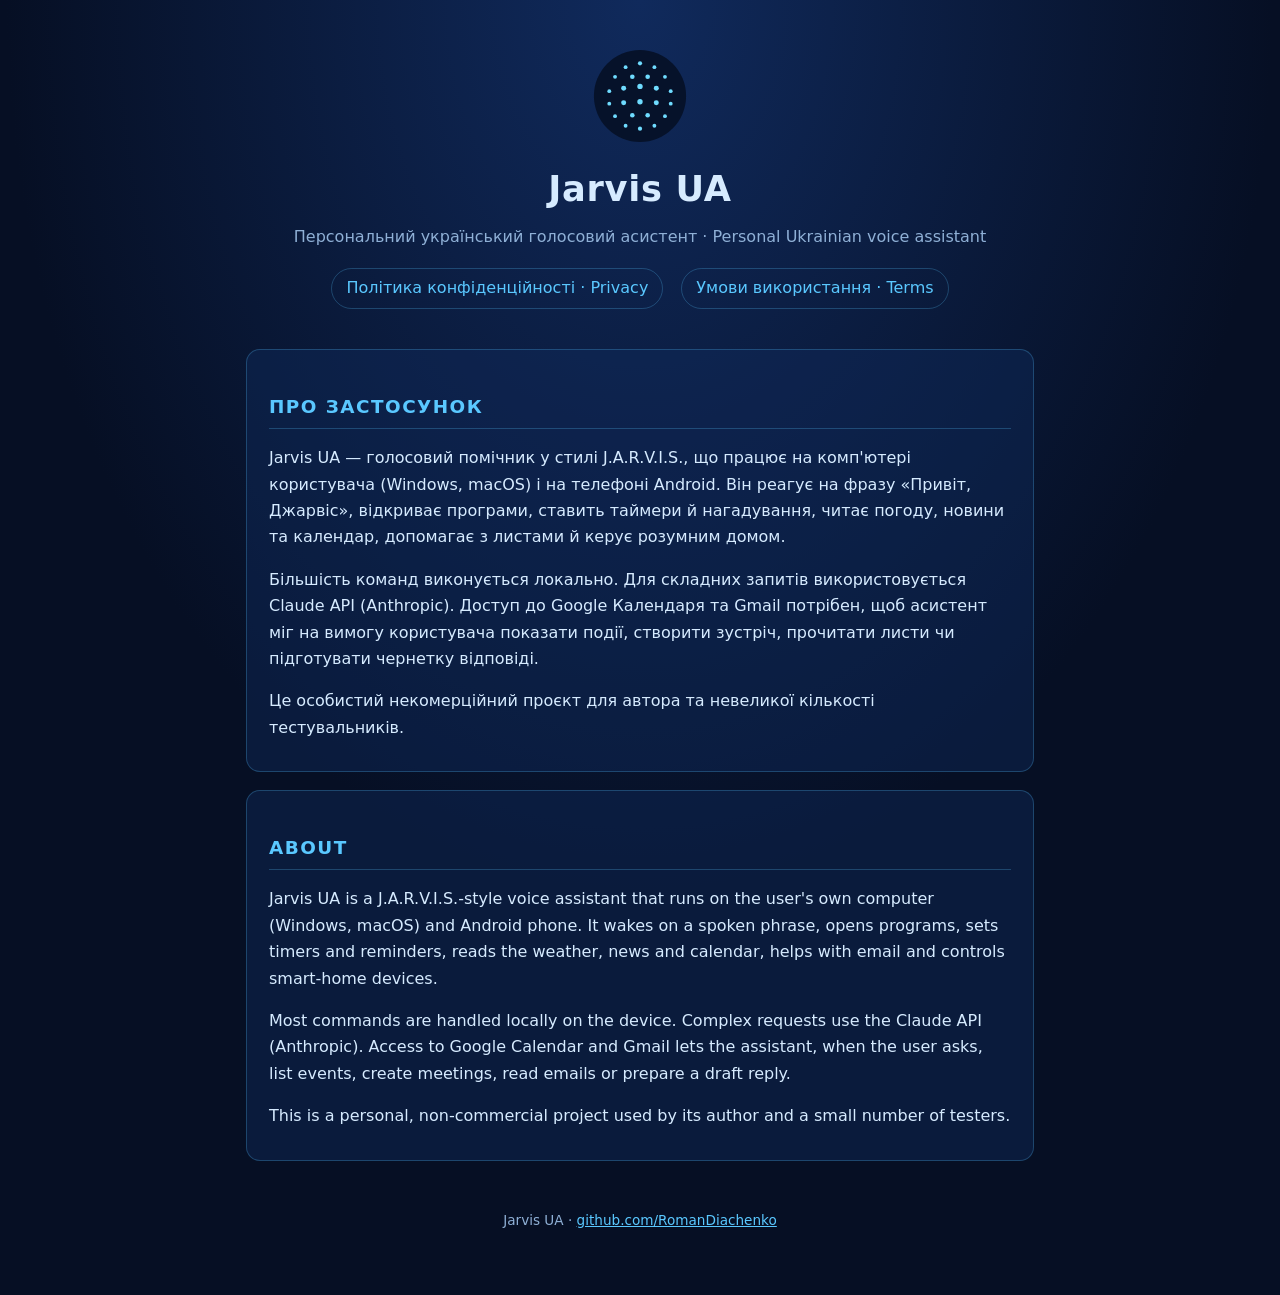
<file: index.html>
<!doctype html>
<html lang="uk">
<head>
<meta charset="utf-8">
<meta name="viewport" content="width=device-width, initial-scale=1">
<title>Jarvis UA</title>
<meta name="description" content="Jarvis UA — персональний український голосовий асистент для Windows, macOS та Android.">
<link rel="stylesheet" href="style.css">
</head>
<body>
<main>
  <header>
    <svg class="logo" viewBox="0 0 100 100" aria-hidden="true">
      <circle cx="50" cy="50" r="48" fill="#06122a"/>
      <g fill="#6fdcff">
        <circle cx="50" cy="16" r="2.2"/><circle cx="35" cy="20" r="2"/><circle cx="65" cy="20" r="2"/>
        <circle cx="24" cy="30" r="2"/><circle cx="76" cy="30" r="2"/><circle cx="42" cy="30" r="2.4"/>
        <circle cx="58" cy="30" r="2.4"/><circle cx="18" cy="45" r="2"/><circle cx="82" cy="45" r="2"/>
        <circle cx="33" cy="42" r="2.6"/><circle cx="50" cy="40" r="2.8"/><circle cx="67" cy="42" r="2.6"/>
        <circle cx="18" cy="58" r="2"/><circle cx="82" cy="58" r="2"/><circle cx="33" cy="57" r="2.6"/>
        <circle cx="50" cy="56" r="2.8"/><circle cx="67" cy="57" r="2.6"/><circle cx="24" cy="71" r="2"/>
        <circle cx="76" cy="71" r="2"/><circle cx="42" cy="70" r="2.4"/><circle cx="58" cy="70" r="2.4"/>
        <circle cx="35" cy="81" r="2"/><circle cx="65" cy="81" r="2"/><circle cx="50" cy="84" r="2.2"/>
      </g>
    </svg>
    <h1>Jarvis UA</h1>
    <p class="sub">Персональний український голосовий асистент · Personal Ukrainian voice assistant</p>
    <nav>
      <a href="privacy.html">Політика конфіденційності · Privacy</a>
      <a href="terms.html">Умови використання · Terms</a>
    </nav>
  </header>

  <div class="card">
    <h2>Про застосунок</h2>
    <p>Jarvis UA — голосовий помічник у стилі J.A.R.V.I.S., що працює на комп'ютері користувача (Windows, macOS)
       і на телефоні Android. Він реагує на фразу «Привіт, Джарвіс», відкриває програми, ставить таймери й
       нагадування, читає погоду, новини та календар, допомагає з листами й керує розумним домом.</p>
    <p>Більшість команд виконується локально. Для складних запитів використовується Claude API (Anthropic).
       Доступ до Google Календаря та Gmail потрібен, щоб асистент міг на вимогу користувача показати
       події, створити зустріч, прочитати листи чи підготувати чернетку відповіді.</p>
    <p>Це особистий некомерційний проєкт для автора та невеликої кількості тестувальників.</p>
  </div>

  <div class="card">
    <h2>About</h2>
    <p>Jarvis UA is a J.A.R.V.I.S.-style voice assistant that runs on the user's own computer (Windows, macOS)
       and Android phone. It wakes on a spoken phrase, opens programs, sets timers and reminders, reads the
       weather, news and calendar, helps with email and controls smart-home devices.</p>
    <p>Most commands are handled locally on the device. Complex requests use the Claude API (Anthropic).
       Access to Google Calendar and Gmail lets the assistant, when the user asks, list events, create
       meetings, read emails or prepare a draft reply.</p>
    <p>This is a personal, non-commercial project used by its author and a small number of testers.</p>
  </div>

  <footer>Jarvis UA · <a href="https://github.com/RomanDiachenko">github.com/RomanDiachenko</a></footer>
</main>
</body>
</html>
</file>
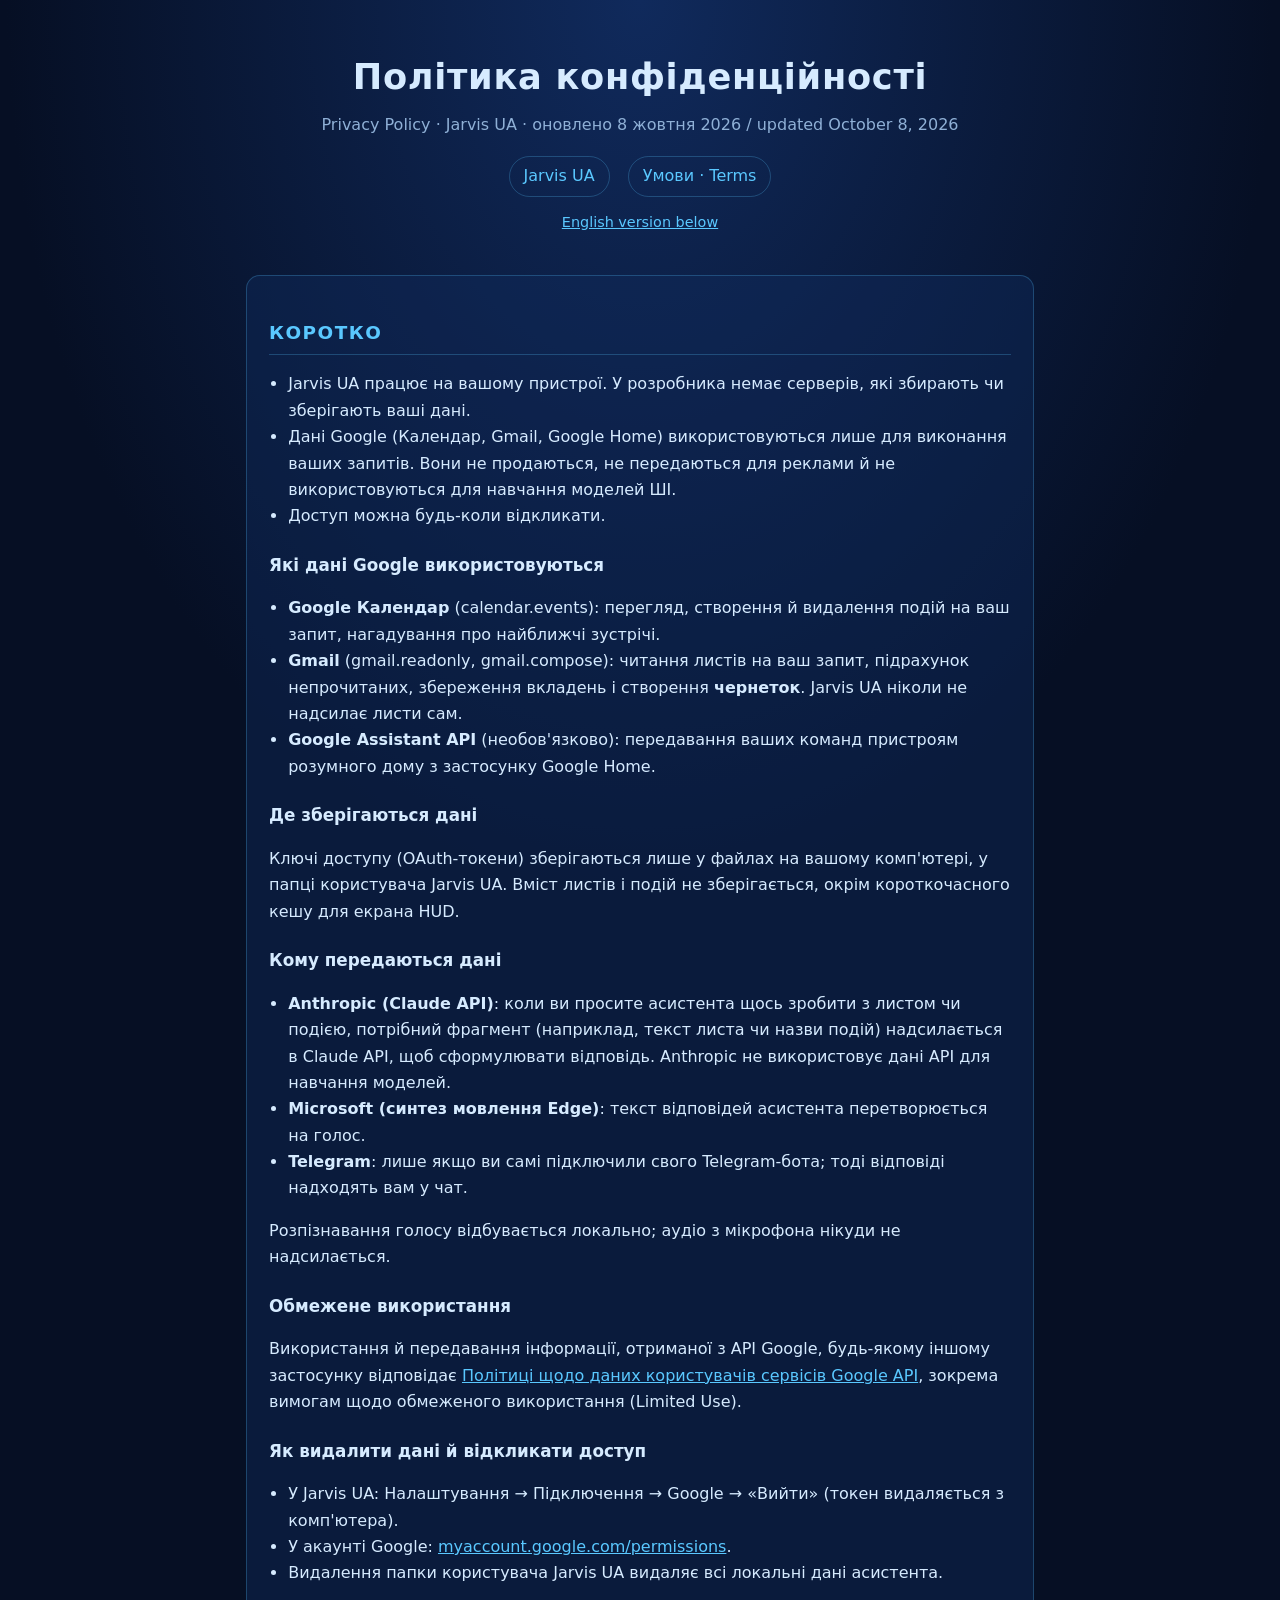
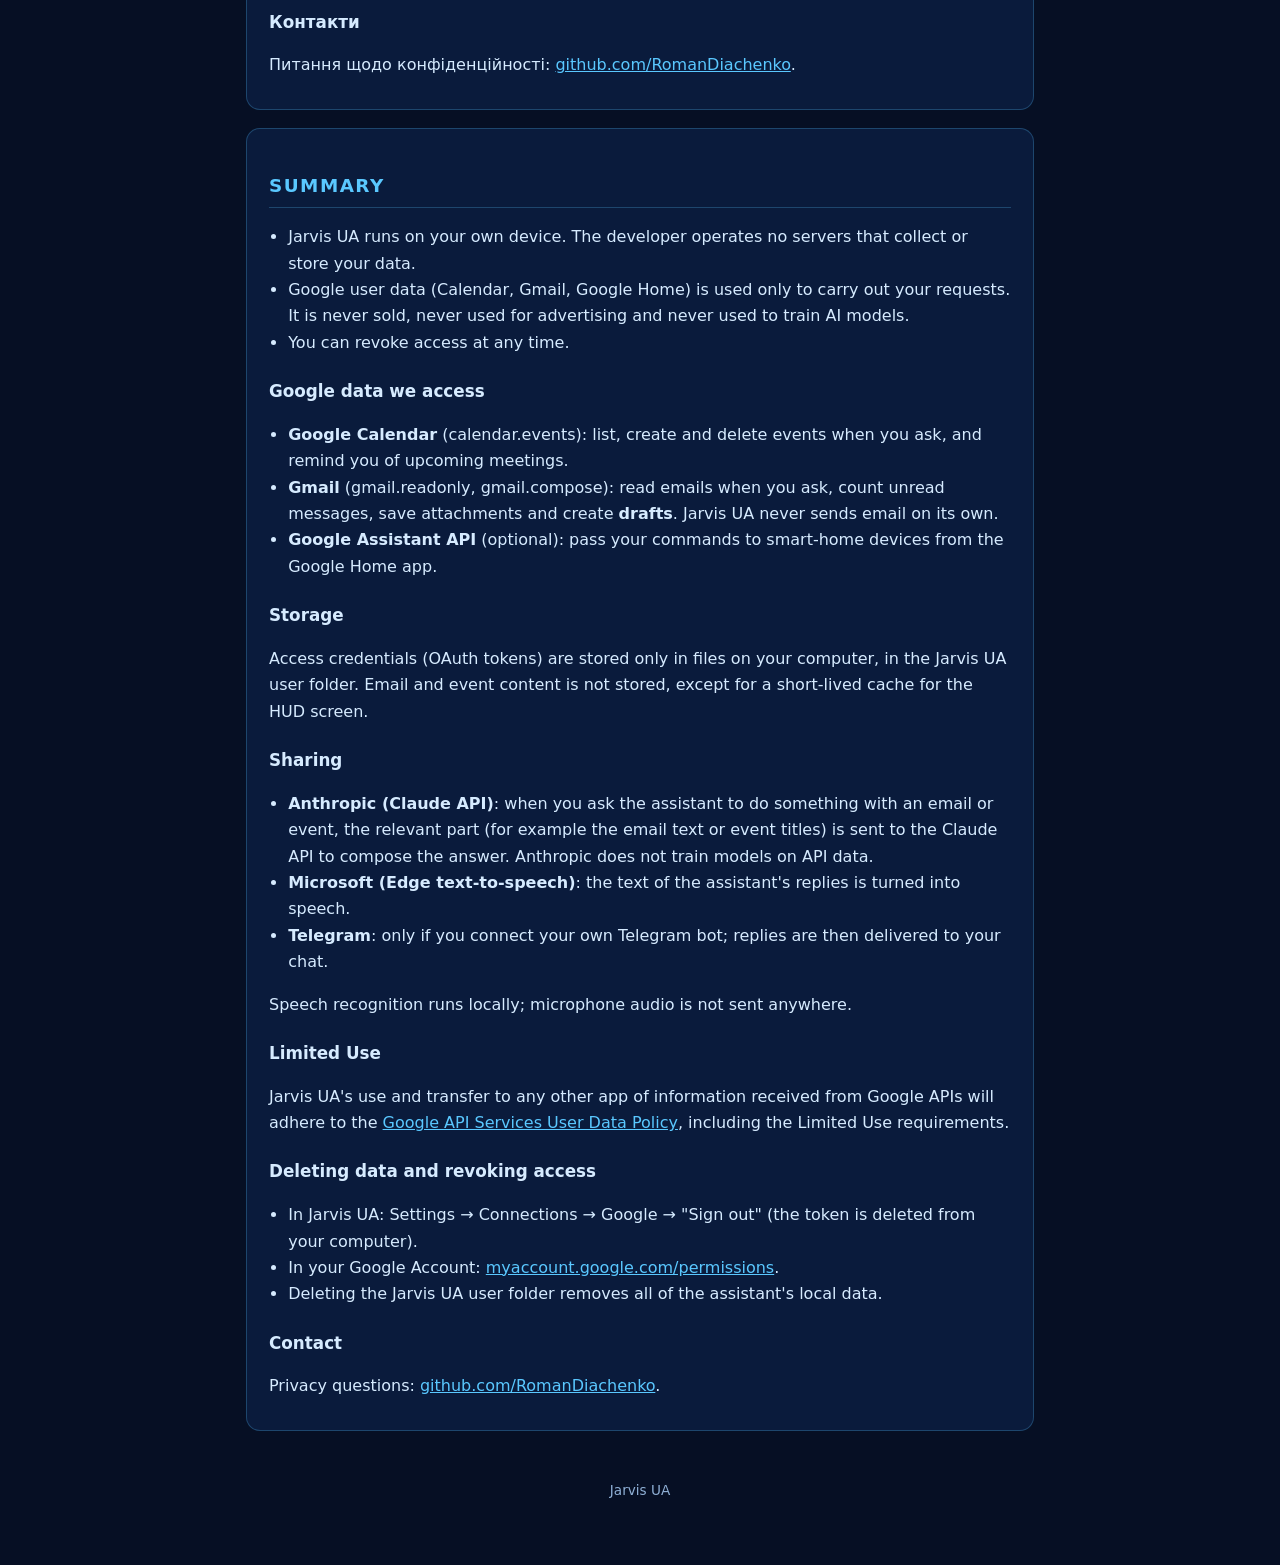
<file: privacy.html>
<!doctype html>
<html lang="uk">
<head>
<meta charset="utf-8">
<meta name="viewport" content="width=device-width, initial-scale=1">
<title>Jarvis UA — Privacy</title>
<link rel="stylesheet" href="style.css">
</head>
<body>
<main>
  <header>
    <h1>Політика конфіденційності</h1>
    <p class="sub">Privacy Policy · Jarvis UA · оновлено 8 жовтня 2026 / updated October 8, 2026</p>
    <nav><a href="index.html">Jarvis UA</a><a href="terms.html">Умови · Terms</a></nav>
    <p class="lang"><a href="#en">English version below</a></p>
  </header>

  <div class="card">
    <h2>Коротко</h2>
    <ul>
      <li>Jarvis UA працює на вашому пристрої. У розробника немає серверів, які збирають чи зберігають ваші дані.</li>
      <li>Дані Google (Календар, Gmail, Google Home) використовуються лише для виконання ваших запитів.
          Вони не продаються, не передаються для реклами й не використовуються для навчання моделей ШІ.</li>
      <li>Доступ можна будь-коли відкликати.</li>
    </ul>

    <h3>Які дані Google використовуються</h3>
    <ul>
      <li><b>Google Календар</b> (calendar.events): перегляд, створення й видалення подій на ваш запит,
          нагадування про найближчі зустрічі.</li>
      <li><b>Gmail</b> (gmail.readonly, gmail.compose): читання листів на ваш запит, підрахунок непрочитаних,
          збереження вкладень і створення <b>чернеток</b>. Jarvis UA ніколи не надсилає листи сам.</li>
      <li><b>Google Assistant API</b> (необов'язково): передавання ваших команд пристроям розумного дому
          з застосунку Google Home.</li>
    </ul>

    <h3>Де зберігаються дані</h3>
    <p>Ключі доступу (OAuth-токени) зберігаються лише у файлах на вашому комп'ютері, у папці користувача Jarvis UA.
       Вміст листів і подій не зберігається, окрім короткочасного кешу для екрана HUD.</p>

    <h3>Кому передаються дані</h3>
    <ul>
      <li><b>Anthropic (Claude API)</b>: коли ви просите асистента щось зробити з листом чи подією, потрібний
          фрагмент (наприклад, текст листа чи назви подій) надсилається в Claude API, щоб сформулювати відповідь.
          Anthropic не використовує дані API для навчання моделей.</li>
      <li><b>Microsoft (синтез мовлення Edge)</b>: текст відповідей асистента перетворюється на голос.</li>
      <li><b>Telegram</b>: лише якщо ви самі підключили свого Telegram-бота; тоді відповіді надходять вам у чат.</li>
    </ul>
    <p>Розпізнавання голосу відбувається локально; аудіо з мікрофона нікуди не надсилається.</p>

    <h3>Обмежене використання</h3>
    <p>Використання й передавання інформації, отриманої з API Google, будь-якому іншому застосунку відповідає
       <a href="https://developers.google.com/terms/api-services-user-data-policy">Політиці щодо даних
       користувачів сервісів Google API</a>, зокрема вимогам щодо обмеженого використання (Limited Use).</p>

    <h3>Як видалити дані й відкликати доступ</h3>
    <ul>
      <li>У Jarvis UA: Налаштування → Підключення → Google → «Вийти» (токен видаляється з комп'ютера).</li>
      <li>У акаунті Google: <a href="https://myaccount.google.com/permissions">myaccount.google.com/permissions</a>.</li>
      <li>Видалення папки користувача Jarvis UA видаляє всі локальні дані асистента.</li>
    </ul>

    <h3>Контакти</h3>
    <p>Питання щодо конфіденційності: <a href="https://github.com/RomanDiachenko">github.com/RomanDiachenko</a>.</p>
  </div>

  <div class="card" id="en">
    <h2>Summary</h2>
    <ul>
      <li>Jarvis UA runs on your own device. The developer operates no servers that collect or store your data.</li>
      <li>Google user data (Calendar, Gmail, Google Home) is used only to carry out your requests. It is never sold,
          never used for advertising and never used to train AI models.</li>
      <li>You can revoke access at any time.</li>
    </ul>

    <h3>Google data we access</h3>
    <ul>
      <li><b>Google Calendar</b> (calendar.events): list, create and delete events when you ask, and remind you of
          upcoming meetings.</li>
      <li><b>Gmail</b> (gmail.readonly, gmail.compose): read emails when you ask, count unread messages, save
          attachments and create <b>drafts</b>. Jarvis UA never sends email on its own.</li>
      <li><b>Google Assistant API</b> (optional): pass your commands to smart-home devices from the Google Home app.</li>
    </ul>

    <h3>Storage</h3>
    <p>Access credentials (OAuth tokens) are stored only in files on your computer, in the Jarvis UA user folder.
       Email and event content is not stored, except for a short-lived cache for the HUD screen.</p>

    <h3>Sharing</h3>
    <ul>
      <li><b>Anthropic (Claude API)</b>: when you ask the assistant to do something with an email or event, the
          relevant part (for example the email text or event titles) is sent to the Claude API to compose the answer.
          Anthropic does not train models on API data.</li>
      <li><b>Microsoft (Edge text-to-speech)</b>: the text of the assistant's replies is turned into speech.</li>
      <li><b>Telegram</b>: only if you connect your own Telegram bot; replies are then delivered to your chat.</li>
    </ul>
    <p>Speech recognition runs locally; microphone audio is not sent anywhere.</p>

    <h3>Limited Use</h3>
    <p>Jarvis UA's use and transfer to any other app of information received from Google APIs will adhere to the
       <a href="https://developers.google.com/terms/api-services-user-data-policy">Google API Services User Data
       Policy</a>, including the Limited Use requirements.</p>

    <h3>Deleting data and revoking access</h3>
    <ul>
      <li>In Jarvis UA: Settings → Connections → Google → "Sign out" (the token is deleted from your computer).</li>
      <li>In your Google Account: <a href="https://myaccount.google.com/permissions">myaccount.google.com/permissions</a>.</li>
      <li>Deleting the Jarvis UA user folder removes all of the assistant's local data.</li>
    </ul>

    <h3>Contact</h3>
    <p>Privacy questions: <a href="https://github.com/RomanDiachenko">github.com/RomanDiachenko</a>.</p>
  </div>

  <footer>Jarvis UA</footer>
</main>
</body>
</html>
</file>
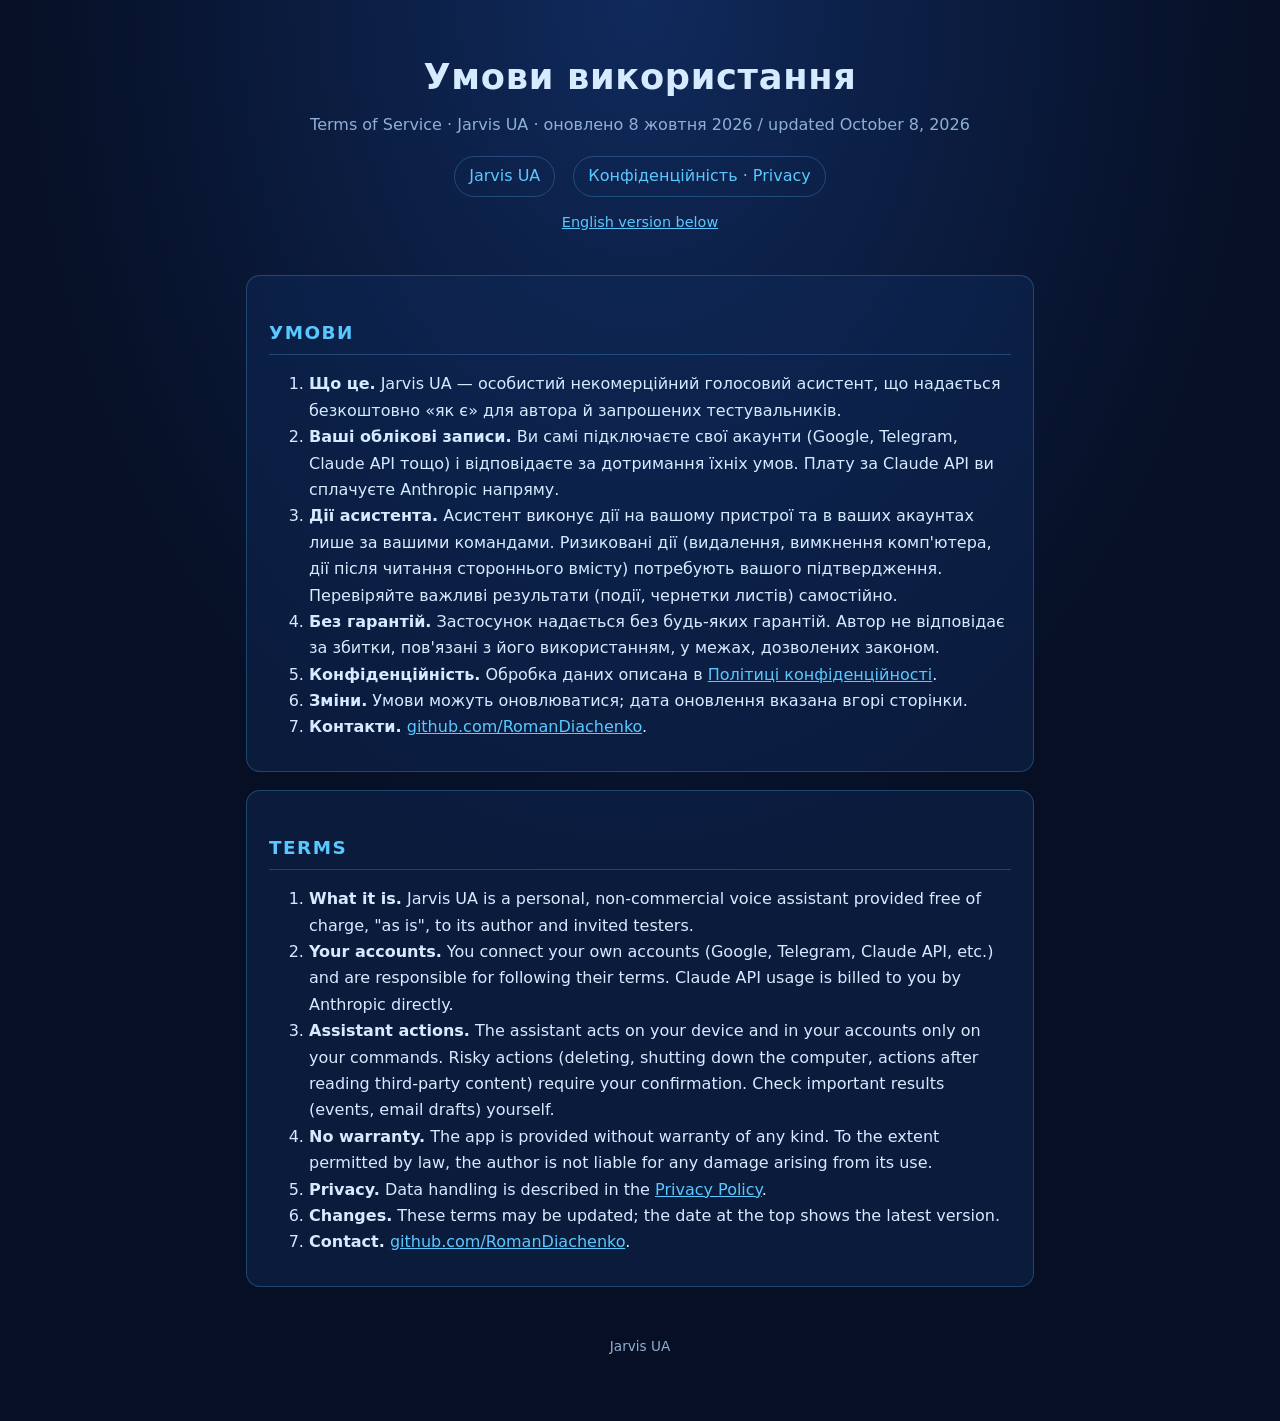
<file: terms.html>
<!doctype html>
<html lang="uk">
<head>
<meta charset="utf-8">
<meta name="viewport" content="width=device-width, initial-scale=1">
<title>Jarvis UA — Terms</title>
<link rel="stylesheet" href="style.css">
</head>
<body>
<main>
  <header>
    <h1>Умови використання</h1>
    <p class="sub">Terms of Service · Jarvis UA · оновлено 8 жовтня 2026 / updated October 8, 2026</p>
    <nav><a href="index.html">Jarvis UA</a><a href="privacy.html">Конфіденційність · Privacy</a></nav>
    <p class="lang"><a href="#en">English version below</a></p>
  </header>

  <div class="card">
    <h2>Умови</h2>
    <ol>
      <li><b>Що це.</b> Jarvis UA — особистий некомерційний голосовий асистент, що надається безкоштовно
          «як є» для автора й запрошених тестувальників.</li>
      <li><b>Ваші облікові записи.</b> Ви самі підключаєте свої акаунти (Google, Telegram, Claude API тощо)
          і відповідаєте за дотримання їхніх умов. Плату за Claude API ви сплачуєте Anthropic напряму.</li>
      <li><b>Дії асистента.</b> Асистент виконує дії на вашому пристрої та в ваших акаунтах лише за вашими
          командами. Ризиковані дії (видалення, вимкнення комп'ютера, дії після читання стороннього вмісту)
          потребують вашого підтвердження. Перевіряйте важливі результати (події, чернетки листів) самостійно.</li>
      <li><b>Без гарантій.</b> Застосунок надається без будь-яких гарантій. Автор не відповідає за збитки,
          пов'язані з його використанням, у межах, дозволених законом.</li>
      <li><b>Конфіденційність.</b> Обробка даних описана в <a href="privacy.html">Політиці конфіденційності</a>.</li>
      <li><b>Зміни.</b> Умови можуть оновлюватися; дата оновлення вказана вгорі сторінки.</li>
      <li><b>Контакти.</b> <a href="https://github.com/RomanDiachenko">github.com/RomanDiachenko</a>.</li>
    </ol>
  </div>

  <div class="card" id="en">
    <h2>Terms</h2>
    <ol>
      <li><b>What it is.</b> Jarvis UA is a personal, non-commercial voice assistant provided free of charge,
          "as is", to its author and invited testers.</li>
      <li><b>Your accounts.</b> You connect your own accounts (Google, Telegram, Claude API, etc.) and are responsible
          for following their terms. Claude API usage is billed to you by Anthropic directly.</li>
      <li><b>Assistant actions.</b> The assistant acts on your device and in your accounts only on your commands.
          Risky actions (deleting, shutting down the computer, actions after reading third-party content) require
          your confirmation. Check important results (events, email drafts) yourself.</li>
      <li><b>No warranty.</b> The app is provided without warranty of any kind. To the extent permitted by law, the
          author is not liable for any damage arising from its use.</li>
      <li><b>Privacy.</b> Data handling is described in the <a href="privacy.html">Privacy Policy</a>.</li>
      <li><b>Changes.</b> These terms may be updated; the date at the top shows the latest version.</li>
      <li><b>Contact.</b> <a href="https://github.com/RomanDiachenko">github.com/RomanDiachenko</a>.</li>
    </ol>
  </div>

  <footer>Jarvis UA</footer>
</main>
</body>
</html>
</file>
<file: style.css>
:root {
  --bg1: #102a5c;
  --bg2: #060f24;
  --text: #d6ebff;
  --dim: #8fb0d6;
  --accent: #5ac8ff;
  --card: rgba(16, 42, 92, 0.45);
  --line: rgba(90, 200, 255, 0.25);
}
* { box-sizing: border-box; }
body {
  margin: 0;
  min-height: 100vh;
  background: radial-gradient(ellipse at 50% 0%, var(--bg1), var(--bg2) 70%) fixed;
  background-color: var(--bg2);
  color: var(--text);
  font: 16px/1.65 "Segoe UI", system-ui, -apple-system, sans-serif;
}
main { max-width: 820px; margin: 0 auto; padding: 48px 16px 64px; }
header { text-align: center; margin-bottom: 40px; }
.logo { width: 96px; height: 96px; margin: 0 auto 16px; display: block; }
h1 { font-size: 2.2rem; margin: 0 0 6px; letter-spacing: 0.02em; }
h2 { color: var(--accent); font-size: 1.15rem; text-transform: uppercase; letter-spacing: 0.08em;
     border-bottom: 1px solid var(--line); padding-bottom: 6px; margin-top: 36px; }
h3 { font-size: 1.05rem; margin: 22px 0 6px; }
p, li { color: var(--text); }
.sub { color: var(--dim); margin: 0; }
a { color: var(--accent); }
nav { display: flex; gap: 18px; justify-content: center; flex-wrap: wrap; margin-top: 18px; }
nav a { text-decoration: none; border: 1px solid var(--line); padding: 6px 14px; border-radius: 999px; }
nav a:hover { background: var(--card); }
.card { background: var(--card); border: 1px solid var(--line); border-radius: 14px; padding: 6px 22px 14px; margin: 18px 0; }
.lang { color: var(--dim); font-size: 0.9rem; text-align: center; }
footer { color: var(--dim); font-size: 0.85rem; text-align: center; margin-top: 48px; }
ul { padding-left: 1.2em; }
</file>
